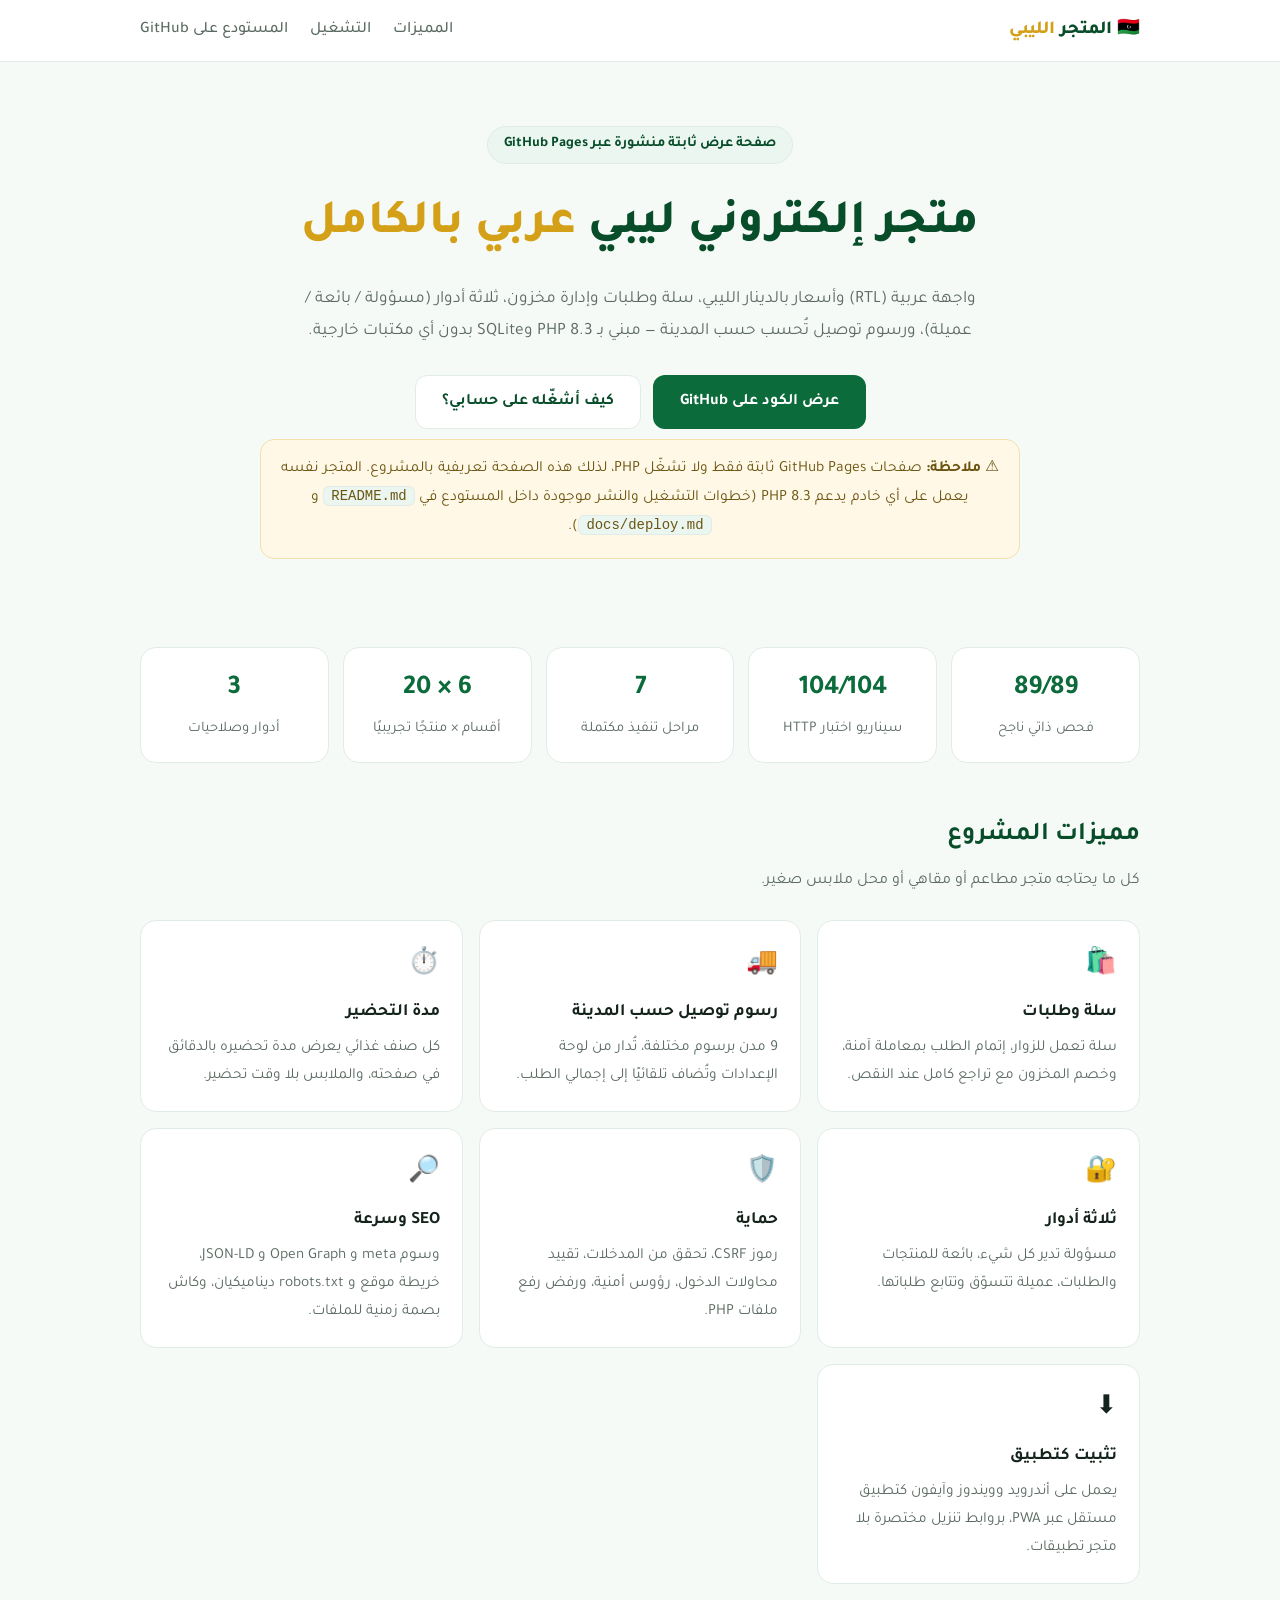
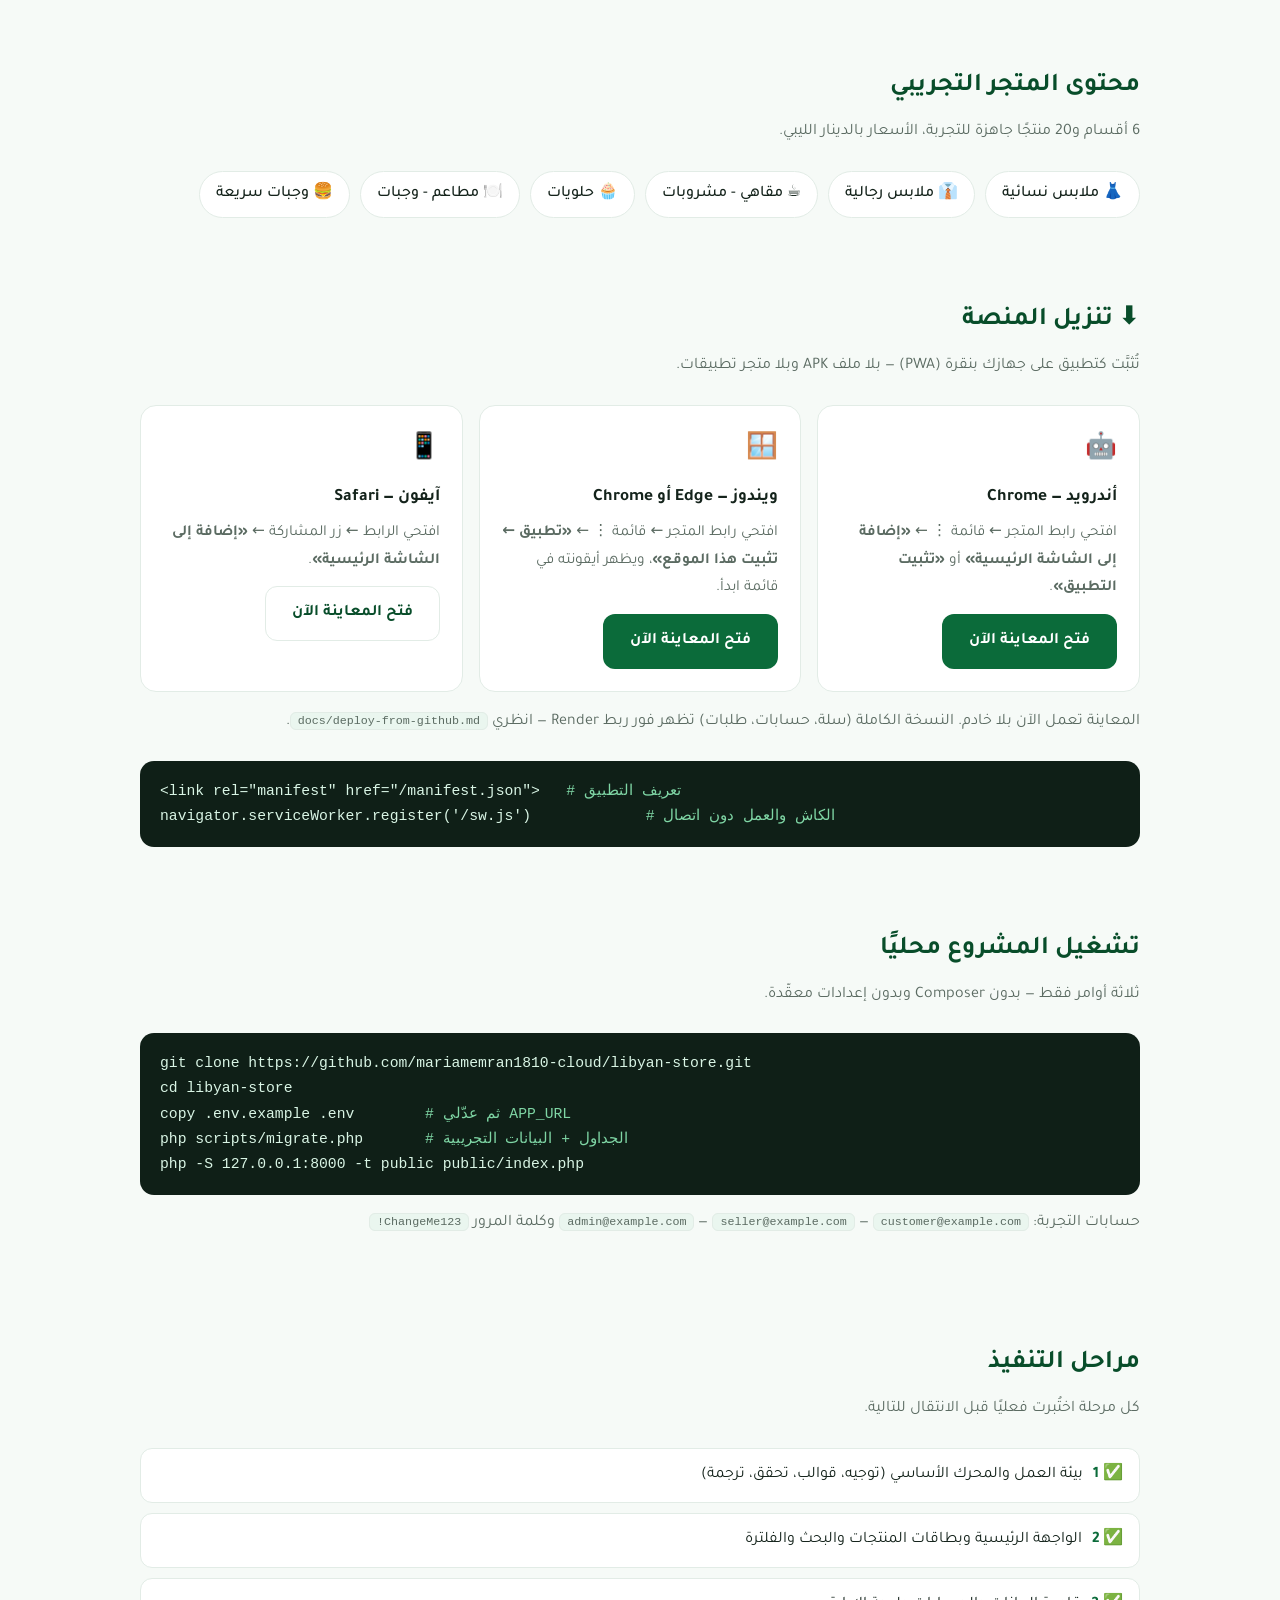
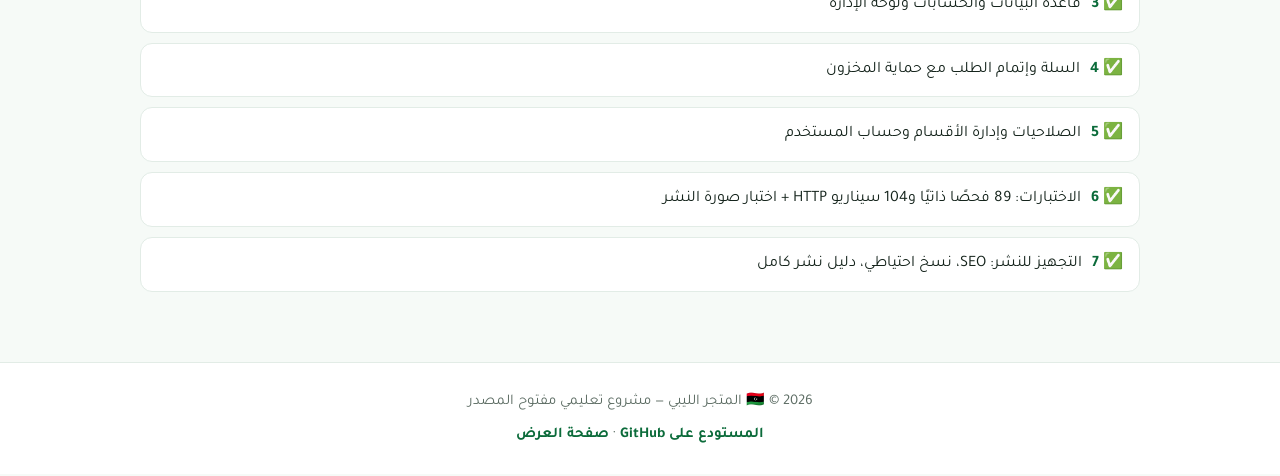
<file: docs/index.html>
<!DOCTYPE html>
<html lang="ar" dir="rtl">
<head>
<meta charset="utf-8">
<meta name="viewport" content="width=device-width, initial-scale=1">
<title>المتجر الليبي — صفحة عرض المشروع</title>
<meta name="description" content="صفحة تعريفية بمشروع المتجر الليبي: متجر إلكتروني عربي RTL بالدينار الليبي مبني بـ PHP 8.3 وSQLite مع لوحة إدارة واختبارات كاملة.">
<meta name="robots" content="index,follow">
<link rel="icon" href="https://mariamemran1810-cloud.github.io/libyan-store/favicon.svg" type="image/svg+xml">
<link rel="preconnect" href="https://fonts.googleapis.com">
<link rel="preconnect" href="https://fonts.gstatic.com" crossorigin>
<link href="https://fonts.googleapis.com/css2?family=Tajawal:wght@400;500;700;800&display=swap" rel="stylesheet">
<style>
    :root {
        --green: #0b6b3a;
        --green-dark: #084d2a;
        --gold: #d4a017;
        --ink: #14231b;
        --muted: #5b6b62;
        --bg: #f6faf7;
        --card: #ffffff;
        --line: #e2ece6;
    }
    * { box-sizing: border-box; margin: 0; padding: 0; }
    html { scroll-behavior: smooth; }
    body {
        font-family: 'Tajawal', system-ui, 'Segoe UI', Tahoma, sans-serif;
        background: var(--bg);
        color: var(--ink);
        line-height: 1.8;
    }
    a { color: var(--green); }
    .wrap { max-width: 1040px; margin: 0 auto; padding: 0 20px; }

    /* الشريط العلوي */
    header {
        background: var(--card);
        border-bottom: 1px solid var(--line);
        position: sticky; top: 0; z-index: 10;
    }
    .nav { display: flex; align-items: center; justify-content: space-between; padding: 14px 20px; max-width: 1040px; margin: 0 auto; }
    .brand { font-weight: 800; font-size: 1.15rem; color: var(--green-dark); text-decoration: none; }
    .brand span { color: var(--gold); }
    .nav a.link { margin-inline-start: 18px; text-decoration: none; font-weight: 500; color: var(--muted); }
    .nav a.link:hover { color: var(--green); }

    /* البطل */
    .hero { padding: 64px 0 44px; text-align: center; }
    .pill {
        display: inline-block; background: #eaf6ef; color: var(--green-dark);
        border: 1px solid var(--line); border-radius: 999px;
        padding: 5px 16px; font-size: .9rem; font-weight: 700; margin-bottom: 18px;
    }
    h1 { font-size: clamp(1.9rem, 4.5vw, 3rem); font-weight: 800; color: var(--green-dark); }
    h1 em { font-style: normal; color: var(--gold); }
    .lead { max-width: 720px; margin: 16px auto 0; color: var(--muted); font-size: 1.08rem; }
    .cta { margin-top: 28px; display: flex; gap: 12px; justify-content: center; flex-wrap: wrap; }
    .btn {
        display: inline-block; text-decoration: none; font-weight: 700;
        padding: 12px 26px; border-radius: 12px; border: 1px solid transparent;
    }
    .btn-primary { background: var(--green); color: #fff; }
    .btn-primary:hover { background: var(--green-dark); }
    .btn-ghost { background: var(--card); color: var(--green-dark); border-color: var(--line); }
    .btn-ghost:hover { border-color: var(--green); }

    /* تنبيه */
    .notice {
        background: #fff8e6; border: 1px solid #f2e0ac; color: #6b5410;
        border-radius: 14px; padding: 16px 20px; margin: 10px auto 0;
        max-width: 760px; font-size: .97rem;
    }

    /* أرقام */
    .stats { display: grid; grid-template-columns: repeat(auto-fit, minmax(150px, 1fr)); gap: 14px; margin: 44px 0 10px; }
    .stat { background: var(--card); border: 1px solid var(--line); border-radius: 16px; padding: 18px; text-align: center; }
    .stat b { display: block; font-size: 1.7rem; color: var(--green); }
    .stat span { color: var(--muted); font-size: .92rem; }

    /* الأقسام */
    section { padding: 40px 0; }
    h2 { font-size: 1.6rem; color: var(--green-dark); margin-bottom: 8px; }
    .sub { color: var(--muted); margin-bottom: 24px; }
    .grid { display: grid; grid-template-columns: repeat(auto-fit, minmax(260px, 1fr)); gap: 16px; }
    .card { background: var(--card); border: 1px solid var(--line); border-radius: 16px; padding: 22px; }
    .card h3 { font-size: 1.08rem; margin-bottom: 6px; color: var(--ink); }
    .card p { color: var(--muted); font-size: .96rem; }
    .card .ico { font-size: 1.6rem; display: block; margin-bottom: 8px; }

    /* قائمة الأقسام */
    .chips { display: flex; flex-wrap: wrap; gap: 10px; }
    .chip { background: var(--card); border: 1px solid var(--line); border-radius: 999px; padding: 8px 16px; font-weight: 500; }

    /* الكود */
    pre {
        direction: ltr; text-align: left; background: #0f1f17; color: #d9f5e5;
        border-radius: 14px; padding: 18px 20px; overflow-x: auto; font-size: .92rem;
        font-family: ui-monospace, Consolas, monospace; line-height: 1.7;
    }
    code.inline { background: #eaf6ef; border: 1px solid var(--line); border-radius: 6px; padding: 1px 7px; font-size: .9em; }

    /* المراحل */
    .steps { display: grid; gap: 10px; }
    .step { background: var(--card); border: 1px solid var(--line); border-radius: 12px; padding: 12px 16px; display: flex; gap: 10px; align-items: center; }
    .step b { color: var(--green); }

    footer { border-top: 1px solid var(--line); background: var(--card); padding: 26px 0; margin-top: 30px; text-align: center; color: var(--muted); font-size: .93rem; }
    footer a { text-decoration: none; font-weight: 700; }
</style>
</head>
<body>

<header>
    <nav class="nav">
        <a class="brand" href="#">🇱🇾 المتجر <span>الليبي</span></a>
        <div>
            <a class="link" href="#features">المميزات</a>
            <a class="link" href="#run">التشغيل</a>
            <a class="link" href="https://github.com/mariamemran1810-cloud/libyan-store" target="_blank" rel="noopener">المستودع على GitHub</a>
        </div>
    </nav>
</header>

<div class="wrap">

    <div class="hero">
        <span class="pill">صفحة عرض ثابتة منشورة عبر GitHub Pages</span>
        <h1>متجر إلكتروني ليبي <em>عربي بالكامل</em></h1>
        <p class="lead">
            واجهة عربية (RTL) وأسعار بالدينار الليبي، سلة وطلبات وإدارة مخزون،
            ثلاثة أدوار (مسؤولة / بائعة / عميلة)، ورسوم توصيل تُحسب حسب المدينة —
            مبني بـ PHP 8.3 وSQLite بدون أي مكتبات خارجية.
        </p>
        <div class="cta">
            <a class="btn btn-primary" href="https://github.com/mariamemran1810-cloud/libyan-store" target="_blank" rel="noopener">عرض الكود على GitHub</a>
            <a class="btn btn-ghost" href="#run">كيف أشغّله على حسابي؟</a>
        </div>
        <div class="notice">
            ⚠️ <b>ملاحظة:</b> صفحات GitHub Pages ثابتة فقط ولا تشغّل PHP،
            لذلك هذه الصفحة تعريفية بالمشروع. المتجر نفسه يعمل على أي خادم يدعم PHP 8.3
            (خطوات التشغيل والنشر موجودة داخل المستودع في <code class="inline">README.md</code> و <code class="inline">docs/deploy.md</code>).
        </div>
    </div>

    <div class="stats">
        <div class="stat"><b>89/89</b><span>فحص ذاتي ناجح</span></div>
        <div class="stat"><b>104/104</b><span>سيناريو اختبار HTTP</span></div>
        <div class="stat"><b>7</b><span>مراحل تنفيذ مكتملة</span></div>
        <div class="stat"><b>6 × 20</b><span>أقسام × منتجًا تجريبيًا</span></div>
        <div class="stat"><b>3</b><span>أدوار وصلاحيات</span></div>
    </div>

    <section id="features">
        <h2>مميزات المشروع</h2>
        <p class="sub">كل ما يحتاجه متجر مطاعم أو مقاهي أو محل ملابس صغير.</p>
        <div class="grid">
            <div class="card"><span class="ico">🛍️</span><h3>سلة وطلبات</h3><p>سلة تعمل للزوار، إتمام الطلب بمعاملة آمنة، وخصم المخزون مع تراجع كامل عند النقص.</p></div>
            <div class="card"><span class="ico">🚚</span><h3>رسوم توصيل حسب المدينة</h3><p>9 مدن برسوم مختلفة، تُدار من لوحة الإعدادات وتُضاف تلقائيًا إلى إجمالي الطلب.</p></div>
            <div class="card"><span class="ico">⏱️</span><h3>مدة التحضير</h3><p>كل صنف غذائي يعرض مدة تحضيره بالدقائق في صفحته، والملابس بلا وقت تحضير.</p></div>
            <div class="card"><span class="ico">🔐</span><h3>ثلاثة أدوار</h3><p>مسؤولة تدير كل شيء، بائعة للمنتجات والطلبات، عميلة تتسوّق وتتابع طلباتها.</p></div>
            <div class="card"><span class="ico">🛡️</span><h3>حماية</h3><p>رموز CSRF، تحقق من المدخلات، تقييد محاولات الدخول، رؤوس أمنية، ورفض رفع ملفات PHP.</p></div>
            <div class="card"><span class="ico">🔎</span><h3>SEO وسرعة</h3><p>وسوم meta و Open Graph و JSON-LD، خريطة موقع و robots.txt ديناميكيان، وكاش بصمة زمنية للملفات.</p></div>
            <div class="card"><span class="ico">⬇️</span><h3>تثبيت كتطبيق</h3><p>يعمل على أندرويد وويندوز وآيفون كتطبيق مستقل عبر PWA، بروابط تنزيل مختصرة بلا متجر تطبيقات.</p></div>
        </div>
    </section>

    <section>
        <h2>محتوى المتجر التجريبي</h2>
        <p class="sub">6 أقسام و20 منتجًا جاهزة للتجربة، الأسعار بالدينار الليبي.</p>
        <div class="chips">
            <span class="chip">👗 ملابس نسائية</span>
            <span class="chip">👔 ملابس رجالية</span>
            <span class="chip">☕ مقاهي - مشروبات</span>
            <span class="chip">🧁 حلويات</span>
            <span class="chip">🍽️ مطاعم - وجبات</span>
            <span class="chip">🍔 وجبات سريعة</span>
        </div>
    </section>

    <section id="download">
        <h2>⬇️ تنزيل المنصة</h2>
        <p class="sub">تُثبَّت كتطبيق على جهازك بنقرة (PWA) — بلا ملف APK وبلا متجر تطبيقات.</p>
        <div class="grid">
            <div class="card">
                <span class="ico">🤖</span>
                <h3>أندرويد — Chrome</h3>
                <p>افتحي رابط المتجر ← قائمة ⋮ ← <b>«إضافة إلى الشاشة الرئيسية»</b> أو <b>«تثبيت التطبيق»</b>.</p>
                <a class="btn btn-primary" style="margin-top:12px" href="https://mariamemran1810-cloud.github.io/libyan-store/demo/" target="_blank" rel="noopener">فتح المعاينة الآن</a>
            </div>
            <div class="card">
                <span class="ico">🪟</span>
                <h3>ويندوز — Edge أو Chrome</h3>
                <p>افتحي رابط المتجر ← قائمة ⋮ ← <b>«تطبيق ← تثبيت هذا الموقع»</b>، ويظهر أيقونته في قائمة ابدأ.</p>
                <a class="btn btn-primary" style="margin-top:12px" href="https://mariamemran1810-cloud.github.io/libyan-store/demo/" target="_blank" rel="noopener">فتح المعاينة الآن</a>
            </div>
            <div class="card">
                <span class="ico">📱</span>
                <h3>آيفون — Safari</h3>
                <p>افتحي الرابط ← زر المشاركة ← <b>«إضافة إلى الشاشة الرئيسية»</b>.</p>
                <a class="btn btn-ghost" style="margin-top:12px" href="https://mariamemran1810-cloud.github.io/libyan-store/demo/" target="_blank" rel="noopener">فتح المعاينة الآن</a>
            </div>
        </div>
        <p class="sub" style="margin-top:16px">المعاينة تعمل الآن بلا خادم. النسخة الكاملة (سلة، حسابات، طلبات) تظهر فور ربط Render — انظري <code class="inline">docs/deploy-from-github.md</code>.</p>
<pre>&lt;link rel="manifest" href="/manifest.json"&gt;   <span style="color:#7fd6a5"># تعريف التطبيق</span>
navigator.serviceWorker.register('/sw.js')             <span style="color:#7fd6a5"># الكاش والعمل دون اتصال</span></pre>
    </section>

    <section id="run">
        <h2>تشغيل المشروع محليًا</h2>
        <p class="sub">ثلاثة أوامر فقط — بدون Composer وبدون إعدادات معقّدة.</p>
<pre>git clone https://github.com/mariamemran1810-cloud/libyan-store.git
cd libyan-store
copy .env.example .env        <span style="color:#7fd6a5"># ثم عدّلي APP_URL</span>
php scripts/migrate.php       <span style="color:#7fd6a5"># الجداول + البيانات التجريبية</span>
php -S 127.0.0.1:8000 -t public public/index.php</pre>
        <p class="sub" style="margin-top:14px">
            حسابات التجربة: <code class="inline">admin@example.com</code> —
            <code class="inline">seller@example.com</code> —
            <code class="inline">customer@example.com</code> وكلمة المرور
            <code class="inline">ChangeMe123!</code>
        </p>
    </section>

    <section>
        <h2>مراحل التنفيذ</h2>
        <p class="sub">كل مرحلة اختُبرت فعليًا قبل الانتقال للتالية.</p>
        <div class="steps">
            <div class="step"><b>✅ 1</b> بيئة العمل والمحرك الأساسي (توجيه، قوالب، تحقق، ترجمة)</div>
            <div class="step"><b>✅ 2</b> الواجهة الرئيسية وبطاقات المنتجات والبحث والفلترة</div>
            <div class="step"><b>✅ 3</b> قاعدة البيانات والحسابات ولوحة الإدارة</div>
            <div class="step"><b>✅ 4</b> السلة وإتمام الطلب مع حماية المخزون</div>
            <div class="step"><b>✅ 5</b> الصلاحيات وإدارة الأقسام وحساب المستخدم</div>
            <div class="step"><b>✅ 6</b> الاختبارات: 89 فحصًا ذاتيًا و104 سيناريو HTTP + اختبار صورة النشر</div>
            <div class="step"><b>✅ 7</b> التجهيز للنشر: SEO، نسخ احتياطي، دليل نشر كامل</div>
        </div>
    </section>

</div>

<footer>
    <div class="wrap">
        <p>🇱🇾 © 2026 المتجر الليبي — مشروع تعليمي مفتوح المصدر</p>
        <p style="margin-top:6px">
            <a href="https://github.com/mariamemran1810-cloud/libyan-store" target="_blank" rel="noopener">المستودع على GitHub</a>
            ·
            <a href="https://mariamemran1810-cloud.github.io/libyan-store/" target="_blank" rel="noopener">صفحة العرض</a>
        </p>
    </div>
</footer>

</body>
</html>
</file>
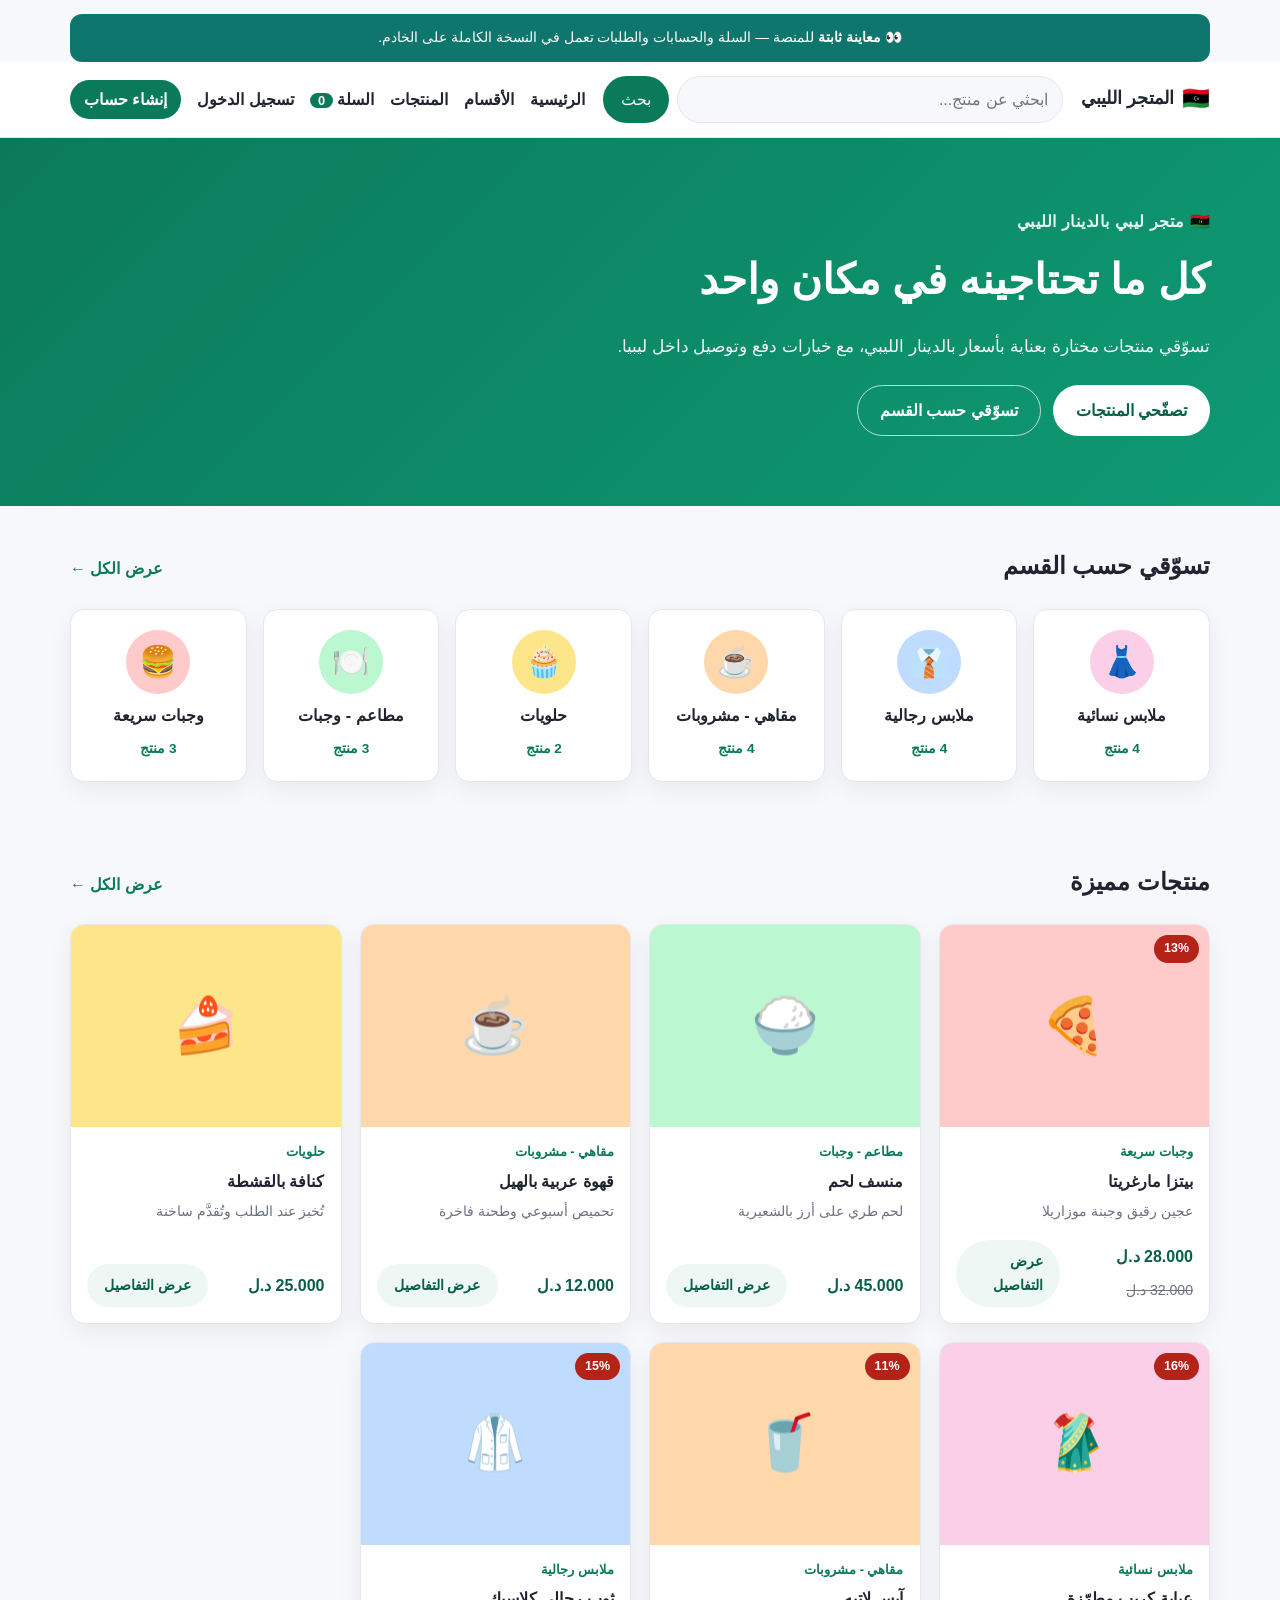
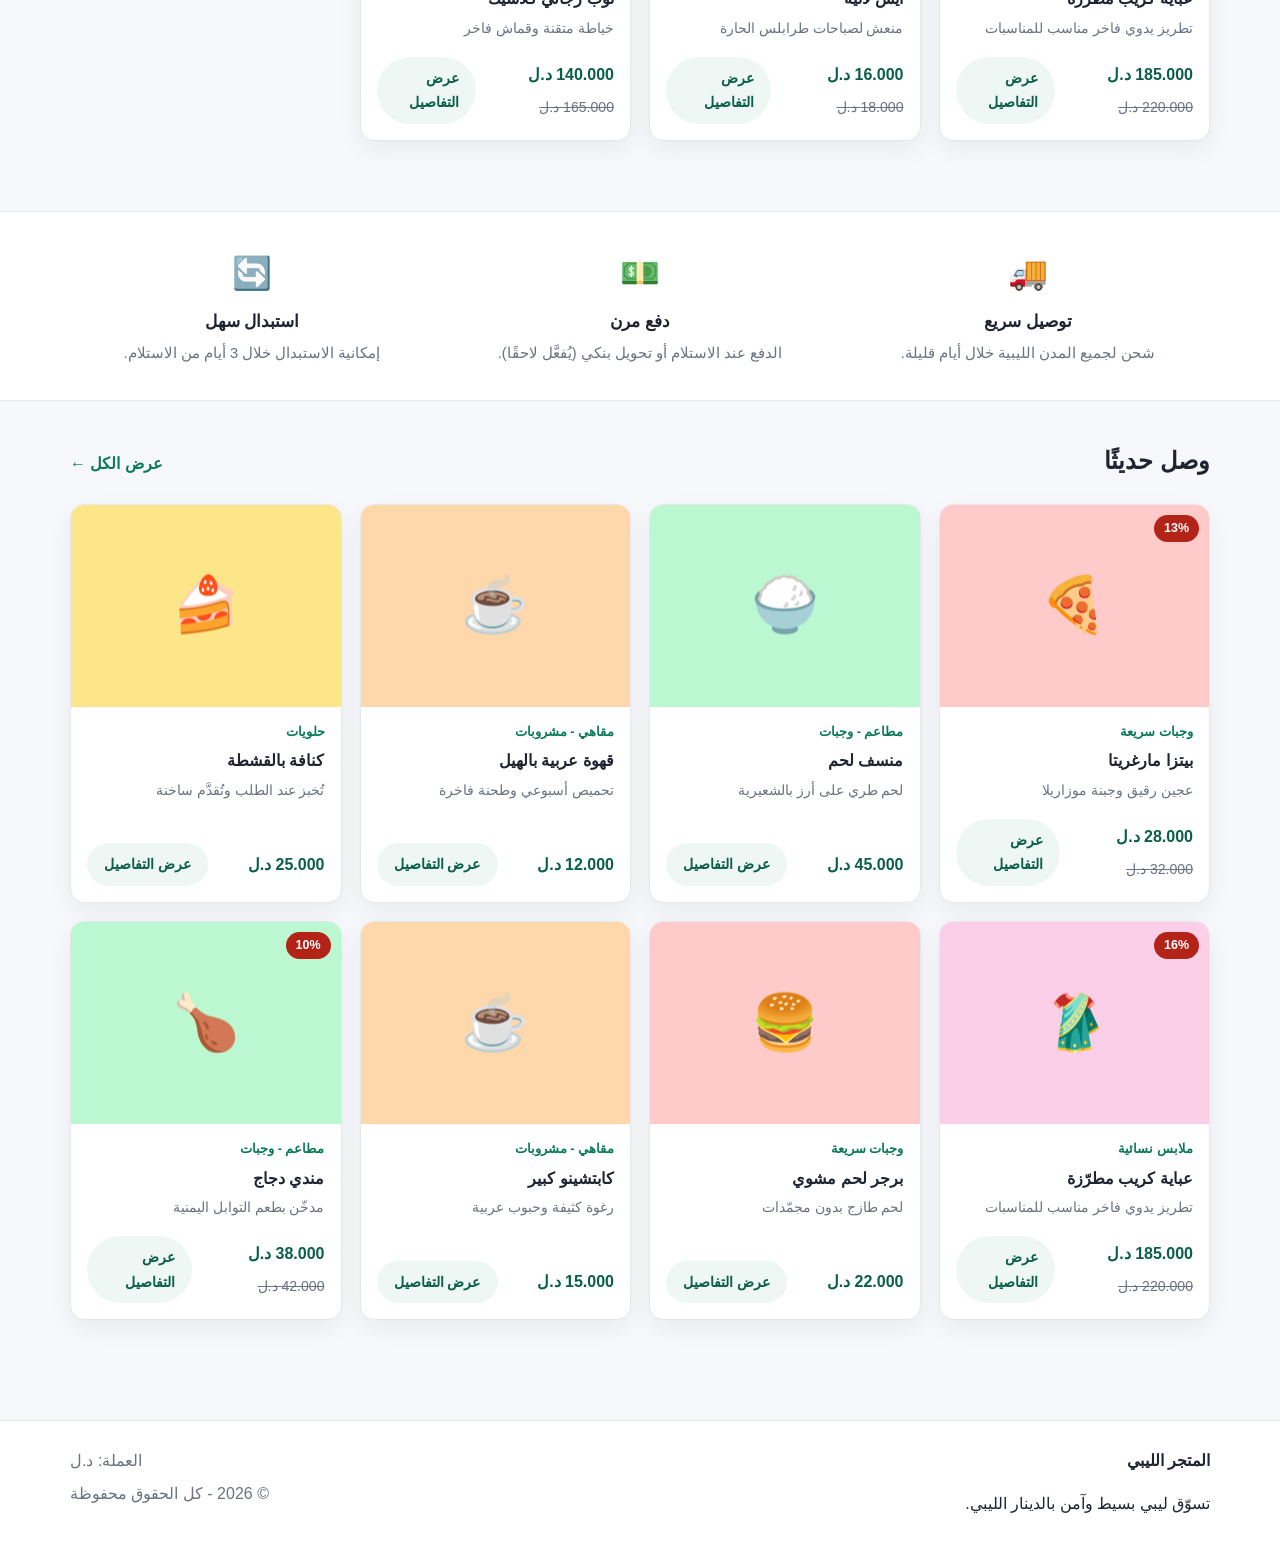
<file: docs/demo/index.html>
<!doctype html>
<html lang="ar" dir="rtl">
<head>
    <meta charset="utf-8">
    <meta name="viewport" content="width=device-width, initial-scale=1">
    <meta name="theme-color" content="#0f766e">
    <link rel="icon" type="image/svg+xml" href="favicon.svg">
    <link rel="apple-touch-icon" href="favicon.svg">
    <link rel="manifest" href="manifest.json">
    <title>المتجر الليبي - الرئيسية</title>
            <meta name="description" content="متجر ليبي للتسوق الإلكتروني يعرض المنتجات بأسعار بالدينار الليبي مع توصيل سريع.">
        <link rel="canonical" href="https://mariamemran1810-cloud.github.io/libyan-store/demo//">
        <meta property="og:site_name" content="المتجر الليبي">
    <meta property="og:title" content="المتجر الليبي - الرئيسية">
    <meta property="og:description" content="متجر ليبي للتسوق الإلكتروني يعرض المنتجات بأسعار بالدينار الليبي مع توصيل سريع.">
    <meta property="og:type" content="website">
    <meta property="og:locale" content="ar_LY">
    <meta property="og:url" content="https://mariamemran1810-cloud.github.io/libyan-store/demo//">
    <meta name="twitter:card" content="summary">
    <link rel="stylesheet" href="app.css">
</head>
<body class=""><div class="container" style="margin-top:14px;background:#0f766e;color:#fff;border-radius:12px;padding:12px 16px;font-size:14px;text-align:center">
    👀 <b>معاينة ثابتة</b> للمنصة — السلة والحسابات والطلبات تعمل في النسخة الكاملة على الخادم.
</div>
<header class="site-header">
    <div class="container header-inner">
        <a class="brand" href="../">
            <span class="brand-mark">🇱🇾</span>
            <span class="brand-text">المتجر الليبي</span>
        </a>

        <form class="search-form" action="#" method="get" role="search">
            <input type="search" name="q" placeholder="ابحثي عن منتج..." aria-label="ابحثي عن منتج...">
            <button type="submit">بحث</button>
        </form>

        <nav class="main-nav" aria-label="القائمة الرئيسية">
            <a href="../">الرئيسية</a>
            <a href="#">الأقسام</a>
            <a href="#">المنتجات</a>
            <a href="#">
                السلة                <span class="cart-count" id="cart-count">0</span>
            </a>

                            <a href="#">تسجيل الدخول</a>
                <a href="#" class="nav-register">إنشاء حساب</a>
                    </nav>
    </div>
</header>


<main id="content">
    <section class="hero">
    <div class="container">
        <p class="hero-kicker">🇱🇾 متجر ليبي بالدينار الليبي</p>
        <h1>كل ما تحتاجينه في مكان واحد</h1>
        <p class="lead">تسوّقي منتجات مختارة بعناية بأسعار بالدينار الليبي، مع خيارات دفع وتوصيل داخل ليبيا.</p>
        <div class="hero-actions">
            <a class="btn btn-primary" href="#">تصفّحي المنتجات</a>
            <a class="btn btn-outline-light" href="#">تسوّقي حسب القسم</a>
        </div>
    </div>
</section>

<section class="container section">
    <div class="section-head">
        <h2>تسوّقي حسب القسم</h2>
        <a href="#">عرض الكل ←</a>
    </div>

    <div class="category-grid">
                    <a class="category-card" href="#">
                <span class="category-emoji" style="background:#fbcfe8">👗</span>
                <span class="category-name">ملابس نسائية</span>
                <span class="category-count">4 منتج</span>
            </a>
                    <a class="category-card" href="#">
                <span class="category-emoji" style="background:#bfdbfe">👔</span>
                <span class="category-name">ملابس رجالية</span>
                <span class="category-count">4 منتج</span>
            </a>
                    <a class="category-card" href="#">
                <span class="category-emoji" style="background:#fed7aa">☕</span>
                <span class="category-name">مقاهي - مشروبات</span>
                <span class="category-count">4 منتج</span>
            </a>
                    <a class="category-card" href="#">
                <span class="category-emoji" style="background:#fde68a">🧁</span>
                <span class="category-name">حلويات</span>
                <span class="category-count">2 منتج</span>
            </a>
                    <a class="category-card" href="#">
                <span class="category-emoji" style="background:#bbf7d0">🍽️</span>
                <span class="category-name">مطاعم - وجبات</span>
                <span class="category-count">3 منتج</span>
            </a>
                    <a class="category-card" href="#">
                <span class="category-emoji" style="background:#fecaca">🍔</span>
                <span class="category-name">وجبات سريعة</span>
                <span class="category-count">3 منتج</span>
            </a>
            </div>
</section>

<section class="container section">
    <div class="section-head">
        <h2>منتجات مميزة</h2>
        <a href="#">عرض الكل ←</a>
    </div>

    <div class="product-grid">
                    <article class="product-card">
    <a class="product-media" href="#" style="background:#fecaca"
       aria-label="بيتزا مارغريتا">
        <span class="product-emoji" aria-hidden="true">🍕</span>
                    <span class="badge badge-sale">13%</span>
                    </a>

    <div class="product-body">
        <span class="product-category">وجبات سريعة</span>
        <h3 class="product-title">
            <a href="#">بيتزا مارغريتا</a>
        </h3>
        <p class="product-tagline">عجين رقيق وجبنة موزاريلا</p>

        <div class="product-footer">
            <div class="product-price">
                <span class="price">28.000 د.ل</span>
                                    <del class="price-old">32.000 د.ل</del>
                            </div>
            <a class="btn btn-ghost" href="#">عرض التفاصيل</a>
        </div>
    </div>
</article>                    <article class="product-card">
    <a class="product-media" href="#" style="background:#bbf7d0"
       aria-label="منسف لحم">
        <span class="product-emoji" aria-hidden="true">🍚</span>
                    </a>

    <div class="product-body">
        <span class="product-category">مطاعم - وجبات</span>
        <h3 class="product-title">
            <a href="#">منسف لحم</a>
        </h3>
        <p class="product-tagline">لحم طري على أرز بالشعيرية</p>

        <div class="product-footer">
            <div class="product-price">
                <span class="price">45.000 د.ل</span>
                            </div>
            <a class="btn btn-ghost" href="#">عرض التفاصيل</a>
        </div>
    </div>
</article>                    <article class="product-card">
    <a class="product-media" href="#" style="background:#fed7aa"
       aria-label="قهوة عربية بالهيل">
        <span class="product-emoji" aria-hidden="true">☕</span>
                    </a>

    <div class="product-body">
        <span class="product-category">مقاهي - مشروبات</span>
        <h3 class="product-title">
            <a href="#">قهوة عربية بالهيل</a>
        </h3>
        <p class="product-tagline">تحميص أسبوعي وطحنة فاخرة</p>

        <div class="product-footer">
            <div class="product-price">
                <span class="price">12.000 د.ل</span>
                            </div>
            <a class="btn btn-ghost" href="#">عرض التفاصيل</a>
        </div>
    </div>
</article>                    <article class="product-card">
    <a class="product-media" href="#" style="background:#fde68a"
       aria-label="كنافة بالقشطة">
        <span class="product-emoji" aria-hidden="true">🍰</span>
                    </a>

    <div class="product-body">
        <span class="product-category">حلويات</span>
        <h3 class="product-title">
            <a href="#">كنافة بالقشطة</a>
        </h3>
        <p class="product-tagline">تُخبز عند الطلب وتُقدَّم ساخنة</p>

        <div class="product-footer">
            <div class="product-price">
                <span class="price">25.000 د.ل</span>
                            </div>
            <a class="btn btn-ghost" href="#">عرض التفاصيل</a>
        </div>
    </div>
</article>                    <article class="product-card">
    <a class="product-media" href="#" style="background:#fbcfe8"
       aria-label="عباية كريب مطرّزة">
        <span class="product-emoji" aria-hidden="true">🥻</span>
                    <span class="badge badge-sale">16%</span>
                    </a>

    <div class="product-body">
        <span class="product-category">ملابس نسائية</span>
        <h3 class="product-title">
            <a href="#">عباية كريب مطرّزة</a>
        </h3>
        <p class="product-tagline">تطريز يدوي فاخر مناسب للمناسبات</p>

        <div class="product-footer">
            <div class="product-price">
                <span class="price">185.000 د.ل</span>
                                    <del class="price-old">220.000 د.ل</del>
                            </div>
            <a class="btn btn-ghost" href="#">عرض التفاصيل</a>
        </div>
    </div>
</article>                    <article class="product-card">
    <a class="product-media" href="#" style="background:#fed7aa"
       aria-label="آيس لاتيه">
        <span class="product-emoji" aria-hidden="true">🥤</span>
                    <span class="badge badge-sale">11%</span>
                    </a>

    <div class="product-body">
        <span class="product-category">مقاهي - مشروبات</span>
        <h3 class="product-title">
            <a href="#">آيس لاتيه</a>
        </h3>
        <p class="product-tagline">منعش لصباحات طرابلس الحارة</p>

        <div class="product-footer">
            <div class="product-price">
                <span class="price">16.000 د.ل</span>
                                    <del class="price-old">18.000 د.ل</del>
                            </div>
            <a class="btn btn-ghost" href="#">عرض التفاصيل</a>
        </div>
    </div>
</article>                    <article class="product-card">
    <a class="product-media" href="#" style="background:#bfdbfe"
       aria-label="ثوب رجالي كلاسيك">
        <span class="product-emoji" aria-hidden="true">🥼</span>
                    <span class="badge badge-sale">15%</span>
                    </a>

    <div class="product-body">
        <span class="product-category">ملابس رجالية</span>
        <h3 class="product-title">
            <a href="#">ثوب رجالي كلاسيك</a>
        </h3>
        <p class="product-tagline">خياطة متقنة وقماش فاخر</p>

        <div class="product-footer">
            <div class="product-price">
                <span class="price">140.000 د.ل</span>
                                    <del class="price-old">165.000 د.ل</del>
                            </div>
            <a class="btn btn-ghost" href="#">عرض التفاصيل</a>
        </div>
    </div>
</article>            </div>
</section>

<section class="trust-strip">
    <div class="container trust-grid">
        <div class="trust-item">
            <span class="trust-icon">🚚</span>
            <h3>توصيل سريع</h3>
            <p>شحن لجميع المدن الليبية خلال أيام قليلة.</p>
        </div>
        <div class="trust-item">
            <span class="trust-icon">💵</span>
            <h3>دفع مرن</h3>
            <p>الدفع عند الاستلام أو تحويل بنكي (يُفعَّل لاحقًا).</p>
        </div>
        <div class="trust-item">
            <span class="trust-icon">🔄</span>
            <h3>استبدال سهل</h3>
            <p>إمكانية الاستبدال خلال 3 أيام من الاستلام.</p>
        </div>
    </div>
</section>

<section class="container section">
    <div class="section-head">
        <h2>وصل حديثًا</h2>
        <a href="#">عرض الكل ←</a>
    </div>

    <div class="product-grid">
                    <article class="product-card">
    <a class="product-media" href="#" style="background:#fecaca"
       aria-label="بيتزا مارغريتا">
        <span class="product-emoji" aria-hidden="true">🍕</span>
                    <span class="badge badge-sale">13%</span>
                    </a>

    <div class="product-body">
        <span class="product-category">وجبات سريعة</span>
        <h3 class="product-title">
            <a href="#">بيتزا مارغريتا</a>
        </h3>
        <p class="product-tagline">عجين رقيق وجبنة موزاريلا</p>

        <div class="product-footer">
            <div class="product-price">
                <span class="price">28.000 د.ل</span>
                                    <del class="price-old">32.000 د.ل</del>
                            </div>
            <a class="btn btn-ghost" href="#">عرض التفاصيل</a>
        </div>
    </div>
</article>                    <article class="product-card">
    <a class="product-media" href="#" style="background:#bbf7d0"
       aria-label="منسف لحم">
        <span class="product-emoji" aria-hidden="true">🍚</span>
                    </a>

    <div class="product-body">
        <span class="product-category">مطاعم - وجبات</span>
        <h3 class="product-title">
            <a href="#">منسف لحم</a>
        </h3>
        <p class="product-tagline">لحم طري على أرز بالشعيرية</p>

        <div class="product-footer">
            <div class="product-price">
                <span class="price">45.000 د.ل</span>
                            </div>
            <a class="btn btn-ghost" href="#">عرض التفاصيل</a>
        </div>
    </div>
</article>                    <article class="product-card">
    <a class="product-media" href="#" style="background:#fed7aa"
       aria-label="قهوة عربية بالهيل">
        <span class="product-emoji" aria-hidden="true">☕</span>
                    </a>

    <div class="product-body">
        <span class="product-category">مقاهي - مشروبات</span>
        <h3 class="product-title">
            <a href="#">قهوة عربية بالهيل</a>
        </h3>
        <p class="product-tagline">تحميص أسبوعي وطحنة فاخرة</p>

        <div class="product-footer">
            <div class="product-price">
                <span class="price">12.000 د.ل</span>
                            </div>
            <a class="btn btn-ghost" href="#">عرض التفاصيل</a>
        </div>
    </div>
</article>                    <article class="product-card">
    <a class="product-media" href="#" style="background:#fde68a"
       aria-label="كنافة بالقشطة">
        <span class="product-emoji" aria-hidden="true">🍰</span>
                    </a>

    <div class="product-body">
        <span class="product-category">حلويات</span>
        <h3 class="product-title">
            <a href="#">كنافة بالقشطة</a>
        </h3>
        <p class="product-tagline">تُخبز عند الطلب وتُقدَّم ساخنة</p>

        <div class="product-footer">
            <div class="product-price">
                <span class="price">25.000 د.ل</span>
                            </div>
            <a class="btn btn-ghost" href="#">عرض التفاصيل</a>
        </div>
    </div>
</article>                    <article class="product-card">
    <a class="product-media" href="#" style="background:#fbcfe8"
       aria-label="عباية كريب مطرّزة">
        <span class="product-emoji" aria-hidden="true">🥻</span>
                    <span class="badge badge-sale">16%</span>
                    </a>

    <div class="product-body">
        <span class="product-category">ملابس نسائية</span>
        <h3 class="product-title">
            <a href="#">عباية كريب مطرّزة</a>
        </h3>
        <p class="product-tagline">تطريز يدوي فاخر مناسب للمناسبات</p>

        <div class="product-footer">
            <div class="product-price">
                <span class="price">185.000 د.ل</span>
                                    <del class="price-old">220.000 د.ل</del>
                            </div>
            <a class="btn btn-ghost" href="#">عرض التفاصيل</a>
        </div>
    </div>
</article>                    <article class="product-card">
    <a class="product-media" href="#" style="background:#fecaca"
       aria-label="برجر لحم مشوي">
        <span class="product-emoji" aria-hidden="true">🍔</span>
                    </a>

    <div class="product-body">
        <span class="product-category">وجبات سريعة</span>
        <h3 class="product-title">
            <a href="#">برجر لحم مشوي</a>
        </h3>
        <p class="product-tagline">لحم طازج بدون مجمّدات</p>

        <div class="product-footer">
            <div class="product-price">
                <span class="price">22.000 د.ل</span>
                            </div>
            <a class="btn btn-ghost" href="#">عرض التفاصيل</a>
        </div>
    </div>
</article>                    <article class="product-card">
    <a class="product-media" href="#" style="background:#fed7aa"
       aria-label="كابتشينو كبير">
        <span class="product-emoji" aria-hidden="true">☕</span>
                    </a>

    <div class="product-body">
        <span class="product-category">مقاهي - مشروبات</span>
        <h3 class="product-title">
            <a href="#">كابتشينو كبير</a>
        </h3>
        <p class="product-tagline">رغوة كثيفة وحبوب عربية</p>

        <div class="product-footer">
            <div class="product-price">
                <span class="price">15.000 د.ل</span>
                            </div>
            <a class="btn btn-ghost" href="#">عرض التفاصيل</a>
        </div>
    </div>
</article>                    <article class="product-card">
    <a class="product-media" href="#" style="background:#bbf7d0"
       aria-label="مندي دجاج">
        <span class="product-emoji" aria-hidden="true">🍗</span>
                    <span class="badge badge-sale">10%</span>
                    </a>

    <div class="product-body">
        <span class="product-category">مطاعم - وجبات</span>
        <h3 class="product-title">
            <a href="#">مندي دجاج</a>
        </h3>
        <p class="product-tagline">مدخّن بطعم التوابل اليمنية</p>

        <div class="product-footer">
            <div class="product-price">
                <span class="price">38.000 د.ل</span>
                                    <del class="price-old">42.000 د.ل</del>
                            </div>
            <a class="btn btn-ghost" href="#">عرض التفاصيل</a>
        </div>
    </div>
</article>            </div>
</section></main>

<footer class="site-footer">
    <div class="container footer-inner">
        <div>
            <strong>المتجر الليبي</strong>
            <p>تسوّق ليبي بسيط وآمن بالدينار الليبي.</p>
        </div>
        <div class="footer-meta">
            <span>العملة: د.ل</span>
            <span>&copy; 2026 - كل الحقوق محفوظة</span>
        </div>
    </div>
</footer>

<script defer></script>

<script>if('serviceWorker' in navigator){navigator.serviceWorker.register('./sw.js');}</script>
</body>
</html>
</file>
<file: docs/demo/app.css>
:root {
  --bg: #f7f8fb;
  --surface: #ffffff;
  --text: #1f2430;
  --muted: #6b7280;
  --primary: #0b7a5b;
  --primary-dark: #095f47;
  --border: #e5e7eb;
  --radius: 14px;
  --shadow: 0 8px 24px rgba(15, 23, 42, .06);
}

* { box-sizing: border-box; }

html, body { margin: 0; padding: 0; }

body {
  font-family: "Segoe UI", Tahoma, "Noto Kufi Arabic", sans-serif;
  background: var(--bg);
  color: var(--text);
  line-height: 1.7;
}

a { color: inherit; text-decoration: none; }
a:hover { color: var(--primary); }

img { max-width: 100%; display: block; }

.container { width: min(1140px, 92%); margin-inline: auto; }

/* الترويسة */
.site-header {
  background: var(--surface);
  border-bottom: 1px solid var(--border);
  position: sticky;
  top: 0;
  z-index: 20;
}
.header-inner {
  display: flex;
  align-items: center;
  gap: 18px;
  padding: 14px 0;
  flex-wrap: wrap;
}
.brand { display: flex; align-items: center; gap: 8px; font-weight: 700; font-size: 1.1rem; }
.brand-mark { font-size: 1.4rem; }
.search-form { display: flex; gap: 8px; flex: 1; min-width: 220px; }
.search-form input {
  flex: 1;
  padding: 9px 14px;
  border: 1px solid var(--border);
  border-radius: 999px;
  font: inherit;
  background: var(--bg);
}
.search-form button {
  padding: 9px 18px;
  border: 0;
  border-radius: 999px;
  background: var(--primary);
  color: #fff;
  font: inherit;
  cursor: pointer;
}
.search-form button:hover { background: var(--primary-dark); }
.main-nav { display: flex; gap: 16px; align-items: center; }
.main-nav a { font-weight: 600; }
.cart-count {
  background: var(--primary);
  color: #fff;
  border-radius: 999px;
  padding: 0 8px;
  font-size: .8rem;
}

/* المحتوى */
.hero {
  background: linear-gradient(135deg, var(--primary) 0%, #0e9a74 100%);
  color: #fff;
  padding: 70px 0;
}
.hero h1 { margin: 0 0 10px; font-size: clamp(1.6rem, 4vw, 2.6rem); }
.lead { font-size: 1.05rem; opacity: .95; }

.btn {
  display: inline-block;
  padding: 11px 22px;
  border-radius: 999px;
  font-weight: 700;
  border: 1px solid transparent;
  cursor: pointer;
}
.btn-primary { background: #fff; color: var(--primary-dark); }
.btn-primary:hover { background: #eafff7; color: var(--primary-dark); }
.btn-outline { background: transparent; border-color: var(--border); }

.section { padding: 40px 0; }

.notice {
  background: var(--surface);
  border: 1px solid var(--border);
  border-radius: var(--radius);
  padding: 24px;
  box-shadow: var(--shadow);
}
.notice ul { padding-inline-start: 20px; }
code { background: #f1f3f7; padding: 2px 6px; border-radius: 6px; }

/* التنبيهات */
.alert {
  margin-top: 16px;
  padding: 12px 16px;
  border-radius: var(--radius);
  border: 1px solid var(--border);
  background: var(--surface);
}
.alert-success { border-color: #86efac; background: #ecfdf5; }
.alert-error { border-color: #fca5a5; background: #fef2f2; }
.alert-info { border-color: #bfdbfe; background: #eff6ff; }

/* التذييل */
.site-footer {
  background: var(--surface);
  border-top: 1px solid var(--border);
  margin-top: 60px;
}
.footer-inner {
  display: flex;
  justify-content: space-between;
  gap: 20px;
  padding: 26px 0;
  flex-wrap: wrap;
}
.footer-meta { color: var(--muted); display: flex; flex-direction: column; gap: 6px; text-align: end; }

.error-page { text-align: center; padding: 70px 0; }
.error-page h1 { font-size: 4rem; margin: 0; color: var(--primary); }

@media (max-width: 720px) {
  .header-inner { flex-direction: column; align-items: stretch; }
  .main-nav { justify-content: space-between; }
}
/* ===== المرحلة الثانية: بطاقات المنتجات والأقسام ===== */

.hero-kicker { margin: 0 0 10px; font-weight: 700; letter-spacing: .5px; opacity: .9; }
.hero-actions { display: flex; gap: 12px; flex-wrap: wrap; margin-top: 24px; }
.btn-outline-light { background: transparent; border-color: rgba(255,255,255,.7); color: #fff; }
.btn-outline-light:hover { background: rgba(255,255,255,.15); color: #fff; }
.btn-ghost { background: #eef7f3; color: var(--primary-dark); padding: 8px 16px; font-size: .9rem; }
.btn-ghost:hover { background: #dcf1e8; color: var(--primary-dark); }
.btn:disabled { opacity: .55; cursor: not-allowed; }

.section-head {
  display: flex;
  align-items: baseline;
  justify-content: space-between;
  gap: 12px;
  margin-bottom: 22px;
}
.section-head h2 { margin: 0; font-size: 1.5rem; }
.section-head a { color: var(--primary); font-weight: 700; }

.muted { color: var(--muted); }
.small { font-size: .9rem; }

/* الأقسام */
.category-grid {
  display: grid;
  grid-template-columns: repeat(auto-fill, minmax(160px, 1fr));
  gap: 16px;
}
.category-card {
  background: var(--surface);
  border: 1px solid var(--border);
  border-radius: var(--radius);
  padding: 20px 16px;
  text-align: center;
  box-shadow: var(--shadow);
  transition: transform .15s ease, box-shadow .15s ease;
  display: flex;
  flex-direction: column;
  align-items: center;
  gap: 8px;
}
.category-card:hover { transform: translateY(-4px); box-shadow: 0 14px 30px rgba(15,23,42,.10); color: inherit; }
.category-emoji {
  width: 64px; height: 64px;
  display: grid; place-items: center;
  font-size: 1.9rem;
  border-radius: 50%;
}
.category-name { font-weight: 700; }
.category-desc { color: var(--muted); font-size: .88rem; }
.category-count { color: var(--primary); font-size: .85rem; font-weight: 700; }

/* بطاقات المنتجات */
.product-grid {
  display: grid;
  grid-template-columns: repeat(auto-fill, minmax(230px, 1fr));
  gap: 18px;
}
.product-card {
  background: var(--surface);
  border: 1px solid var(--border);
  border-radius: var(--radius);
  overflow: hidden;
  box-shadow: var(--shadow);
  display: flex;
  flex-direction: column;
  transition: transform .15s ease, box-shadow .15s ease;
}
.product-card:hover { transform: translateY(-4px); box-shadow: 0 16px 34px rgba(15,23,42,.12); }
.product-media {
  position: relative;
  aspect-ratio: 4 / 3;
  display: grid;
  place-items: center;
}
.product-emoji { font-size: 3.4rem; }
.product-emoji.big { font-size: 6rem; }
.badge {
  position: absolute;
  top: 10px;
  inset-inline-start: 10px;
  background: #111827;
  color: #fff;
  padding: 3px 10px;
  border-radius: 999px;
  font-size: .78rem;
  font-weight: 700;
}
.badge-sale { background: #b42318; }
.badge-out { background: #4b5563; inset-inline-start: auto; inset-inline-end: 10px; }

.product-body { padding: 14px 16px 16px; display: flex; flex-direction: column; gap: 6px; flex: 1; }
.product-category { color: var(--primary); font-size: .8rem; font-weight: 700; }
.product-title { margin: 0; font-size: 1.02rem; line-height: 1.5; }
.product-title a:hover { color: var(--primary); }
.product-tagline { margin: 0; color: var(--muted); font-size: .88rem; }
.product-footer { margin-top: auto; display: flex; align-items: center; justify-content: space-between; gap: 10px; padding-top: 10px; }
.product-price { display: flex; align-items: baseline; gap: 8px; flex-wrap: wrap; }
.product-price .price { font-weight: 800; color: var(--primary-dark); }
.product-price.big .price { font-size: 1.7rem; }
.price-old { color: var(--muted); font-size: .88rem; }

/* الفلاتر والبحث */
.filter-bar { display: flex; gap: 10px; margin: 18px 0; }
.filter-bar input {
  flex: 1;
  padding: 11px 16px;
  border: 1px solid var(--border);
  border-radius: 999px;
  font: inherit;
  background: var(--surface);
}
.chip-row, .sort-row { display: flex; gap: 8px; flex-wrap: wrap; align-items: center; margin-bottom: 12px; }
.sort-row { color: var(--muted); font-size: .92rem; }
.chip {
  padding: 7px 15px;
  border-radius: 999px;
  border: 1px solid var(--border);
  background: var(--surface);
  font-size: .9rem;
  font-weight: 600;
}
.chip:hover { border-color: var(--primary); color: var(--primary); }
.chip-active { background: var(--primary); border-color: var(--primary); color: #fff; }
.chip-active:hover { color: #fff; }

/* الترقيم */
.pagination { display: flex; gap: 8px; justify-content: center; margin-top: 30px; }
.page-link {
  min-width: 40px; height: 40px;
  display: grid; place-items: center;
  border: 1px solid var(--border);
  border-radius: 10px;
  background: var(--surface);
  font-weight: 700;
}
.page-active { background: var(--primary); border-color: var(--primary); color: #fff; }

/* مسار التنقل والعناوين */
.breadcrumb { display: flex; gap: 8px; flex-wrap: wrap; color: var(--muted); font-size: .9rem; margin-bottom: 14px; }
.breadcrumb a:hover { color: var(--primary); }
.page-head { margin-bottom: 8px; }
.page-head h1 { margin: 0 0 6px; font-size: clamp(1.4rem, 3vw, 2rem); }
.empty-state { text-align: center; padding: 40px 20px; }

/* صفحة المنتج */
.product-detail {
  display: grid;
  grid-template-columns: minmax(0, 1fr) minmax(0, 1.2fr);
  gap: 30px;
  background: var(--surface);
  border: 1px solid var(--border);
  border-radius: var(--radius);
  padding: 26px;
  box-shadow: var(--shadow);
}
.product-detail-media {
  position: relative;
  border-radius: var(--radius);
  min-height: 260px;
  display: grid;
  place-items: center;
}
.product-detail-info h1 { margin: 6px 0; }
.product-detail-info h2 { font-size: 1.1rem; margin-bottom: 4px; }
.product-detail-info h3 { font-size: 1rem; }
.stock { font-weight: 700; }
.prep-time {
    display: inline-block;
    margin: 6px 0 2px;
    padding: 5px 12px;
    border-radius: 999px;
    background: var(--soft, #f3f4f6);
    font-size: .9rem;
    font-weight: 600;
    color: var(--text, #111827);
}
.stock.in { color: var(--primary); }
.stock.out { color: #b42318; }
.feature-list { padding-inline-start: 20px; margin-top: 0; }
.feature-list li { margin-bottom: 4px; }
.detail-actions { display: flex; gap: 12px; flex-wrap: wrap; margin-top: 18px; }

/* شريط المزايا */
.trust-strip { background: var(--surface); border-block: 1px solid var(--border); margin-top: 30px; }
.trust-grid { display: grid; grid-template-columns: repeat(auto-fit, minmax(220px, 1fr)); gap: 24px; padding: 34px 0; }
.trust-item { text-align: center; }
.trust-icon { font-size: 2rem; }
.trust-item h3 { margin: 8px 0 4px; font-size: 1.05rem; }
.trust-item p { margin: 0; color: var(--muted); font-size: .92rem; }

@media (max-width: 860px) {
  .product-detail { grid-template-columns: 1fr; }
}
/* ===== الحساب والنماذج ===== */

.auth-page { display: grid; place-items: center; padding: 50px 0; }
.auth-card {
    width: min(440px, 100%);
    background: var(--surface);
    border: 1px solid var(--border);
    border-radius: var(--radius);
    padding: 30px;
    box-shadow: var(--shadow);
}
.auth-card h1 { margin-top: 0; }
.center { text-align: center; }

.field { display: flex; flex-direction: column; gap: 6px; margin-bottom: 16px; }
.field > span { font-weight: 700; font-size: .92rem; }
.field input, .field select, .field textarea {
    padding: 10px 14px;
    border: 1px solid var(--border);
    border-radius: 10px;
    font: inherit;
    background: var(--bg);
    width: 100%;
}
.field input:focus, .field select:focus, .field textarea:focus {
    outline: 2px solid rgba(11,122,91,.35);
    border-color: var(--primary);
    background: #fff;
}
.btn-block { width: 100%; }
.btn-danger { background: #fef2f2; color: #b42318; border-color: #fecaca; padding: 8px 14px; font-size: .88rem; }
.btn-danger:hover { background: #fee2e2; color: #b42318; }

.link-button {
    background: none; border: 0; padding: 0; font: inherit;
    color: inherit; cursor: pointer; font-weight: 600;
}
.link-button:hover { color: var(--primary); }
.nav-inline-form { display: inline; }
.nav-admin { color: var(--primary); font-weight: 700; }
.nav-register {
    background: var(--primary); color: #fff;
    padding: 6px 14px; border-radius: 999px;
}
.nav-register:hover { background: var(--primary-dark); color: #fff; }

/* ===== لوحة الإدارة ===== */
.admin-shell { display: grid; grid-template-columns: 210px 1fr; gap: 22px; align-items: start; }
.admin-nav {
    background: var(--surface);
    border: 1px solid var(--border);
    border-radius: var(--radius);
    padding: 10px;
    display: flex;
    flex-direction: column;
    gap: 4px;
    position: sticky;
    top: 90px;
}
.admin-nav-link {
    padding: 10px 12px;
    border-radius: 10px;
    font-weight: 600;
    font-size: .95rem;
}
.admin-nav-link:hover { background: var(--bg); color: var(--primary); }
.admin-nav-link.active { background: var(--primary); color: #fff; }
.admin-content { min-width: 0; }

.stat-grid {
    display: grid;
    grid-template-columns: repeat(auto-fit, minmax(150px, 1fr));
    gap: 14px;
    margin-bottom: 22px;
}
.stat-card {
    background: var(--surface);
    border: 1px solid var(--border);
    border-radius: var(--radius);
    padding: 18px;
    text-align: center;
    box-shadow: var(--shadow);
    display: flex;
    flex-direction: column;
    gap: 4px;
}
.stat-card:hover { border-color: var(--primary); color: inherit; }
.stat-value { font-size: 1.9rem; font-weight: 800; color: var(--primary-dark); }
.stat-label { color: var(--muted); font-size: .88rem; }

.table-wrap { overflow-x: auto; background: var(--surface); border: 1px solid var(--border); border-radius: var(--radius); }
.table { width: 100%; border-collapse: collapse; font-size: .93rem; }
.table th, .table td { padding: 12px 14px; text-align: start; border-bottom: 1px solid var(--border); vertical-align: middle; }
.table th { background: var(--bg); font-size: .85rem; color: var(--muted); white-space: nowrap; }
.table tr:last-child td { border-bottom: 0; }
.row-disabled { opacity: .6; }
.actions { display: flex; gap: 8px; align-items: center; flex-wrap: wrap; }
.actions form { display: inline; }
.inline-form { display: flex; gap: 8px; align-items: center; flex-wrap: wrap; }
.inline-form select { padding: 7px 10px; border: 1px solid var(--border); border-radius: 8px; font: inherit; background: var(--bg); }

.pill {
    display: inline-block; padding: 3px 10px; border-radius: 999px;
    background: var(--bg); border: 1px solid var(--border);
    font-size: .78rem; font-weight: 700;
}
.pill.ok { background: #ecfdf5; border-color: #86efac; color: #065f46; }
.pill.star { background: #fffbeb; border-color: #fcd34d; color: #92400e; }

.form-card {
    background: var(--surface);
    border: 1px solid var(--border);
    border-radius: var(--radius);
    padding: 24px;
    box-shadow: var(--shadow);
}
.grid-2 { display: grid; grid-template-columns: 1fr 1fr; gap: 16px; }
.checks { display: flex; gap: 24px; flex-wrap: wrap; margin: 10px 0 20px; }
.check { display: flex; align-items: center; gap: 8px; font-weight: 600; }
.check input { width: 18px; height: 18px; }
.form-actions { display: flex; gap: 12px; }
.image-preview img { max-width: 160px; border-radius: 10px; border: 1px solid var(--border); margin-bottom: 8px; }
.row-between { display: flex; align-items: center; justify-content: space-between; gap: 14px; flex-wrap: wrap; }

@media (max-width: 860px) {
  .admin-shell { grid-template-columns: 1fr; }
  .admin-nav { position: static; flex-direction: row; flex-wrap: wrap; }
  .grid-2 { grid-template-columns: 1fr; }
}
/* ===== السلة وإتمام الطلب ===== */
.cart-layout { display: grid; grid-template-columns: 1fr 320px; gap: 22px; align-items: start; }
.checkout-layout { display: grid; grid-template-columns: 1fr 340px; gap: 22px; align-items: start; }
.cart-list { min-width: 0; }
.cart-actions { display: flex; gap: 12px; margin-top: 16px; flex-wrap: wrap; }

.cart-product { display: flex; gap: 12px; align-items: center; }
.cart-thumb {
    width: 54px; height: 54px;
    display: grid; place-items: center;
    font-size: 1.6rem;
    border-radius: 12px;
    flex-shrink: 0;
}
.qty-input {
    width: 74px;
    padding: 8px 10px;
    border: 1px solid var(--border);
    border-radius: 10px;
    font: inherit;
    text-align: center;
    background: var(--bg);
}
.qty-label { display: flex; align-items: center; gap: 8px; font-weight: 700; }

.cart-summary {
    background: var(--surface);
    border: 1px solid var(--border);
    border-radius: var(--radius);
    padding: 22px;
    box-shadow: var(--shadow);
    position: sticky;
    top: 90px;
}
.cart-summary h2 { margin-top: 0; font-size: 1.15rem; }
.summary-row {
    display: flex;
    justify-content: space-between;
    gap: 10px;
    padding: 9px 0;
    border-bottom: 1px dashed var(--border);
    font-size: .96rem;
}
.summary-row.total { border-bottom: 0; font-size: 1.1rem; padding-top: 14px; }
.summary-row.total strong { color: var(--primary-dark); }
.cart-summary .btn { margin-top: 16px; }
.cart-summary p { margin-bottom: 0; }

.order-lines { list-style: none; padding: 0; margin: 0 0 10px; }
.order-lines li {
    display: flex;
    justify-content: space-between;
    gap: 10px;
    padding: 8px 0;
    border-bottom: 1px dashed var(--border);
    font-size: .94rem;
}
.order-lines li:last-child { border-bottom: 0; }

/* صفحة نجاح الطلب */
.success-box { text-align: center; max-width: 640px; margin: 0 auto; }
.success-icon { font-size: 3.4rem; }
.success-box h1 { font-size: clamp(1.3rem, 3vw, 1.8rem); }
.order-card {
    background: var(--surface);
    border: 1px solid var(--border);
    border-radius: var(--radius);
    padding: 22px;
    box-shadow: var(--shadow);
    text-align: start;
    margin: 22px 0;
}
.add-to-cart { align-items: center; }
.btn.out { cursor: not-allowed; background: var(--bg); color: var(--muted); }

@media (max-width: 860px) {
  .cart-layout, .checkout-layout { grid-template-columns: 1fr; }
  .cart-summary { position: static; }
}
/* ===== لوحة الإدارة: تنبيهات وروابط ===== */
.strong-link { color: var(--primary-dark); font-weight: 800; }
.strong-link:hover { text-decoration: underline; }
.low-stock-banner { border-inline-start: 5px solid var(--danger, #dc2626); }
.low-stock-banner ul { margin: 8px 0 0; padding-inline-start: 20px; }
.low-stock-banner li { padding: 2px 0; }
</file>
